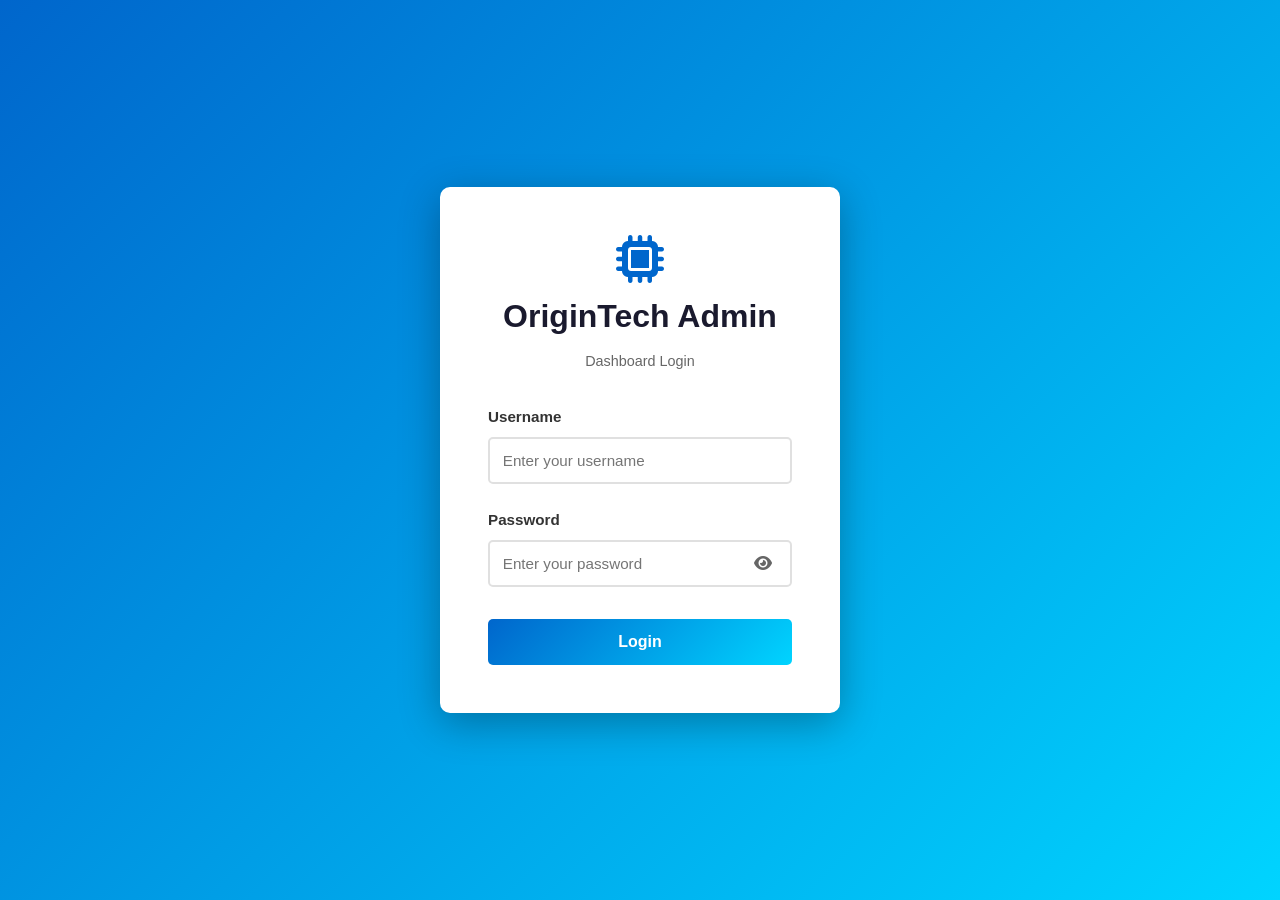
<file: admin.html>
<!DOCTYPE html>
<html lang="en">
<head>
    <meta charset="UTF-8">
    <meta name="viewport" content="width=device-width, initial-scale=1.0">
    <title>OriginTech Admin Dashboard</title>
    <link rel="icon" type="image/png" href="./image.png">
    <link rel="stylesheet" href="styles.css">
    <link rel="stylesheet" href="admin.css">
    <link rel="stylesheet" href="https://cdnjs.cloudflare.com/ajax/libs/font-awesome/6.4.0/css/all.min.css">
</head>
<body class="admin-body">
    <!-- Login Screen -->
    <div id="loginContainer" class="login-container">
        <div class="login-card">
            <div class="login-header">
                <i class="fas fa-microchip"></i>
                <h1>OriginTech Admin</h1>
                <p>Dashboard Login</p>
            </div>
            <form id="loginForm" class="login-form">
                <div class="form-group">
                    <label for="username">Username</label>
                    <input 
                        type="text" 
                        id="username" 
                        placeholder="Enter your username" 
                        required
                    >
                </div>
                <div class="form-group">
                    <label for="password">Password</label>
                    <div class="password-input-wrapper">
                        <input 
                            type="password" 
                            id="password" 
                            placeholder="Enter your password" 
                            required
                        >
                        <button type="button" class="toggle-password" id="togglePassword">
                            <i class="fas fa-eye"></i>
                        </button>
                    </div>
                </div>
                <div id="loginError" class="error-message"></div>
                <button type="submit" class="login-button">Login</button>
            </form>
        </div>
    </div>

    <!-- Dashboard Screen -->
    <div id="dashboardContainer" class="dashboard-container hidden">
        <!-- Sidebar -->
        <aside class="admin-sidebar">
            <div class="sidebar-header">
                <i class="fas fa-microchip"></i>
                <h2>OriginTech</h2>
            </div>
            <nav class="sidebar-nav">
                <button class="nav-item active" data-section="messages">
                    <i class="fas fa-envelope"></i>
                    <span>Messages</span>
                    <span class="badge" id="messageBadge">0</span>
                </button>
                <button class="nav-item" data-section="replies">
                    <i class="fas fa-reply"></i>
                    <span>Replies</span>
                </button>
                <button class="nav-item" data-section="settings">
                    <i class="fas fa-cog"></i>
                    <span>Settings</span>
                </button>
            </nav>
            <button id="logoutBtn" class="logout-btn">
                <i class="fas fa-sign-out-alt"></i>
                <span>Logout</span>
            </button>
        </aside>

        <!-- Main Content -->
        <main class="admin-main">
            <!-- Top Bar -->
            <div class="admin-topbar">
                <h1 id="sectionTitle">Messages</h1>
                <div class="topbar-actions">
                    <div class="user-info">
                        <i class="fas fa-user-circle"></i>
                        <span id="adminUsername">Admin</span>
                    </div>
                </div>
            </div>

            <!-- Messages Section -->
            <section id="messagesSection" class="admin-section active">
                <div class="section-content">
                    <div class="messages-container">
                        <div id="messagesList" class="messages-list">
                            <div class="empty-state">
                                <i class="fas fa-inbox"></i>
                                <p>No messages yet</p>
                            </div>
                        </div>
                    </div>
                </div>
            </section>

            <!-- Message Detail Modal -->
            <div id="messageModal" class="modal hidden">
                <div class="modal-content">
                    <div class="modal-header">
                        <h2>Message Details</h2>
                        <button class="close-modal" id="closeModal">
                            <i class="fas fa-times"></i>
                        </button>
                    </div>
                    <div class="modal-body">
                        <div class="message-details">
                            <div class="detail-group">
                                <label>From:</label>
                                <p id="detailName"></p>
                            </div>
                            <div class="chat-container">
                                <div class="chat-header">
                                    <label>Conversation</label>
                                </div>
                                <div class="chat-body">
                                    <div class="chat-history" id="chatHistory"></div>
                                    <div id="replySection" class="chat-input-area">
                                        <textarea id="replyText" placeholder="Type your reply..."></textarea>
                                        <button id="sendReplyBtn" class="reply-btn">
                                            <i class="fas fa-paper-plane"></i>
                                        </button>
                                    </div>
                                </div>
                            </div>
                        </div>
                    </div>
                </div>
            </div>

            <!-- Replies Section -->
            <section id="repliesSection" class="admin-section hidden">
                <div class="section-content">
                    <div id="repliesList" class="replies-list">
                        <div class="empty-state">
                            <i class="fas fa-check-circle"></i>
                            <p>No replies sent yet</p>
                        </div>
                    </div>
                </div>
            </section>

            <!-- Settings Section -->
            <section id="settingsSection" class="admin-section hidden">
                <div class="section-content">
                    <div class="settings-panel">
                        <h3>Admin Settings</h3>
                        <div class="setting-item">
                            <label>Current Username:</label>
                            <p><strong id="currentUsernameDisplay">Harrison</strong></p>
                        </div>
                        <div class="setting-item">
                            <button id="changePasswordBtn" class="change-password-btn">
                                Change Password
                            </button>
                        </div>
                        <div class="setting-item">
                            <label>Total Messages Received:</label>
                            <p><strong id="totalMessages">0</strong></p>
                        </div>
                        <div class="setting-item">
                            <label>Total Replies Sent:</label>
                            <p><strong id="totalReplies">0</strong></p>
                        </div>
                        <div class="admin-management">
                            <h4>Manage Admin Accounts</h4>
                            <form id="addAdminForm" class="admin-form">
                                <div class="form-group">
                                    <label for="newAdminUsername">Username</label>
                                    <input type="text" id="newAdminUsername" placeholder="New admin username" required>
                                </div>
                                <div class="form-group">
                                    <label for="newAdminPassword">Password</label>
                                    <div class="password-input-wrapper">
                                        <input type="password" id="newAdminPassword" placeholder="New admin password" required>
                                        <button type="button" class="toggle-password" id="toggleAdminPassword">
                                            <i class="fas fa-eye"></i>
                                        </button>
                                    </div>
                                </div>
                                <button type="submit" class="save-btn">Add Admin</button>
                            </form>
                            <div class="admin-list-panel">
                                <h5>Current Admins</h5>
                                <ul id="adminList" class="admin-list"></ul>
                            </div>
                        </div>
                        <div class="setting-item">
                            <button id="clearAllBtn" class="delete-btn">
                                Clear All Messages & Replies
                            </button>
                        </div>
                        <div class="setting-item">
                            <button id="resetAdminsBtn" class="delete-btn">
                                Reset Default Admins
                            </button>
                        </div>
                    </div>
                </div>
            </section>
        </main>
    </div>

    <!-- Change Password Modal -->
    <div id="changePasswordModal" class="modal hidden">
        <div class="modal-content">
            <div class="modal-header">
                <h2>Change Password</h2>
                <button class="close-modal" id="closePasswordModal">
                    <i class="fas fa-times"></i>
                </button>
            </div>
            <div class="modal-body">
                <form id="changePasswordForm">
                    <div class="form-group">
                        <label>Current Password:</label>
                        <input type="password" id="currentPassword" required>
                    </div>
                    <div class="form-group">
                        <label>New Password:</label>
                        <input type="password" id="newPassword" required>
                    </div>
                    <div class="form-group">
                        <label>Confirm Password:</label>
                        <input type="password" id="confirmPassword" required>
                    </div>
                    <div id="passwordError" class="error-message"></div>
                    <button type="submit" class="save-btn">Save Changes</button>
                </form>
            </div>
        </div>
    </div>

    <!-- Reset Admins Confirmation Modal -->
    <div id="resetAdminsModal" class="modal hidden">
        <div class="modal-content">
            <div class="modal-header">
                <h2>Reset Admin Accounts</h2>
                <button class="close-modal" id="closeResetAdminsModal">
                    <i class="fas fa-times"></i>
                </button>
            </div>
            <div class="modal-body">
                <p>This will remove any custom admin accounts and restore only the default admin users.</p>
                <div class="modal-actions">
                    <button type="button" id="cancelResetAdminsBtn" class="delete-btn">Cancel</button>
                    <button type="button" id="confirmResetAdminsBtn" class="save-btn">Reset Admins</button>
                </div>
            </div>
        </div>
    </div>

    <script src="admin.js"></script>
</body>
</html>
</file>
<file: styles.css>
/* Global Styles */
* {
    margin: 0;
    padding: 0;
    box-sizing: border-box;
}

:root {
    --primary-color: #0066cc;
    --secondary-color: #00d4ff;
    --dark-color: #1a1a2e;
    --light-color: #f5f7fa;
    --text-color: #333;
    --border-color: #e0e0e0;
    --transition: all 0.3s ease;
}

body {
    font-family: 'Segoe UI', Tahoma, Geneva, Verdana, sans-serif;
    line-height: 1.6;
    color: var(--text-color);
}

.container {
    max-width: 1200px;
    margin: 0 auto;
    padding: 0 20px;
}

/* Navigation */
.navbar {
    background: linear-gradient(135deg, var(--dark-color) 0%, #2d3561 100%);
    color: white;
    padding: 1rem 0;
    position: sticky;
    top: 0;
    z-index: 100;
    box-shadow: 0 2px 10px rgba(0, 0, 0, 0.1);
}

.navbar .container {
    display: flex;
    justify-content: space-between;
    align-items: center;
}

.logo {
    font-size: 1.8rem;
    font-weight: bold;
    display: flex;
    align-items: center;
    gap: 10px;
}

.logo i {
    color: var(--secondary-color);
}

.nav-links {
    display: flex;
    list-style: none;
    gap: 2rem;
}

.nav-links a {
    color: white;
    text-decoration: none;
    transition: var(--transition);
    font-weight: 500;
}

.nav-links a:hover {
    color: var(--secondary-color);
}

.hamburger {
    display: none;
    flex-direction: column;
    cursor: pointer;
}

.hamburger span {
    width: 25px;
    height: 3px;
    background: white;
    margin: 5px 0;
    transition: var(--transition);
}

/* Hero Section */
.hero {
    background: linear-gradient(135deg, var(--dark-color) 0%, #2d3561 100%);
    color: white;
    padding: 6rem 2rem;
    display: grid;
    grid-template-columns: 1fr 1fr;
    align-items: center;
    gap: 3rem;
}

.hero-content h1 {
    font-size: 3rem;
    margin-bottom: 1rem;
    line-height: 1.2;
}

.hero-content p {
    font-size: 1.2rem;
    margin-bottom: 2rem;
    color: #ccc;
}

.cta-button {
    background: linear-gradient(135deg, var(--primary-color), var(--secondary-color));
    color: white;
    border: none;
    padding: 1rem 2.5rem;
    font-size: 1rem;
    border-radius: 50px;
    cursor: pointer;
    transition: var(--transition);
    font-weight: 600;
    box-shadow: 0 5px 20px rgba(0, 102, 204, 0.4);
}

.cta-button:hover {
    transform: translateY(-2px);
    box-shadow: 0 8px 25px rgba(0, 102, 204, 0.6);
}

.reply-btn {
    display: inline-flex;
    align-items: center;
    justify-content: center;
    gap: 0.5rem;
    padding: 0.9rem 1.5rem;
    background: linear-gradient(135deg, #0066cc 0%, #00d4ff 100%);
    color: white;
    border: none;
    border-radius: 28px;
    font-weight: 600;
    font-size: 1rem;
    cursor: pointer;
    transition: all 0.3s ease;
    box-shadow: 0 5px 20px rgba(0, 102, 204, 0.4);
}

.reply-btn:hover {
    transform: translateY(-2px);
    box-shadow: 0 8px 18px rgba(0, 102, 204, 0.35);
}

.hero-image img {
    width: 100%;
    height: auto;
    border-radius: 10px;
    box-shadow: 0 10px 30px rgba(0, 0, 0, 0.2);
}

/* Services Section */
.services {
    padding: 5rem 2rem;
    background: var(--light-color);
}

.services h2 {
    font-size: 2.5rem;
    text-align: center;
    margin-bottom: 1rem;
}

.section-subtitle {
    text-align: center;
    color: #666;
    font-size: 1.1rem;
    margin-bottom: 3rem;
}

.services-grid {
    display: grid;
    grid-template-columns: repeat(auto-fit, minmax(300px, 1fr));
    gap: 2rem;
}

.service-card {
    background: white;
    border-radius: 10px;
    padding: 2rem;
    text-align: center;
    transition: var(--transition);
    box-shadow: 0 5px 15px rgba(0, 0, 0, 0.08);
}

.service-card:hover {
    transform: translateY(-10px);
    box-shadow: 0 15px 30px rgba(0, 102, 204, 0.15);
}

.service-icon {
    font-size: 3rem;
    color: var(--primary-color);
    margin-bottom: 1rem;
}

.service-card img {
    width: 100%;
    height: 200px;
    object-fit: cover;
    border-radius: 8px;
    margin-bottom: 1.5rem;
}

.service-card h3 {
    font-size: 1.5rem;
    margin-bottom: 1rem;
    color: var(--dark-color);
}

.service-card p {
    color: #666;
    line-height: 1.8;
}

/* About Section */
.about {
    padding: 5rem 2rem;
}

.about .container {
    max-width: 1000px;
}

.about-content {
    display: grid;
    grid-template-columns: 1fr 1fr;
    gap: 3rem;
    align-items: center;
}

.about h2 {
    font-size: 2.5rem;
    margin-bottom: 1.5rem;
    color: var(--dark-color);
}

.about-text p {
    color: #666;
    margin-bottom: 2rem;
    line-height: 1.8;
    font-size: 1.05rem;
}

.about-stats {
    display: grid;
    grid-template-columns: repeat(3, 1fr);
    gap: 2rem;
}

.stat {
    text-align: center;
    padding: 1.5rem;
    background: var(--light-color);
    border-radius: 8px;
}

.stat h3 {
    font-size: 2rem;
    color: var(--primary-color);
    margin-bottom: 0.5rem;
}

.stat p {
    color: #666;
    font-size: 0.95rem;
}

.about-image img {
    width: 100%;
    border-radius: 10px;
    box-shadow: 0 10px 30px rgba(0, 0, 0, 0.1);
}

/* Portfolio Section */
.portfolio {
    padding: 5rem 2rem;
    background: var(--light-color);
}

.portfolio h2 {
    font-size: 2.5rem;
    text-align: center;
    margin-bottom: 1rem;
}

.portfolio-grid {
    display: grid;
    grid-template-columns: repeat(auto-fit, minmax(300px, 1fr));
    gap: 2rem;
}

.portfolio-item {
    position: relative;
    overflow: hidden;
    border-radius: 10px;
    height: 250px;
    cursor: pointer;
}

.portfolio-item img {
    width: 100%;
    height: 100%;
    object-fit: cover;
    transition: var(--transition);
}

.portfolio-overlay {
    position: absolute;
    top: 0;
    left: 0;
    right: 0;
    bottom: 0;
    background: rgba(0, 102, 204, 0.9);
    display: flex;
    flex-direction: column;
    justify-content: center;
    align-items: center;
    color: white;
    text-align: center;
    opacity: 0;
    transition: var(--transition);
}

.portfolio-item:hover img {
    transform: scale(1.1);
}

.portfolio-item:hover .portfolio-overlay {
    opacity: 1;
}

.portfolio-overlay h3 {
    font-size: 1.5rem;
    margin-bottom: 0.5rem;
}

/* Contact Section */
.contact {
    padding: 5rem 2rem;
}

.contact h2 {
    font-size: 2.5rem;
    text-align: center;
    margin-bottom: 1rem;
}

.contact-content {
    display: grid;
    grid-template-columns: 1fr 1fr;
    gap: 3rem;
    margin-top: 3rem;
}

.info-box {
    background: var(--light-color);
    padding: 2rem;
    border-radius: 10px;
    text-align: center;
    margin-bottom: 1.5rem;
}

.info-box i {
    font-size: 2rem;
    color: var(--primary-color);
    margin-bottom: 1rem;
}

.info-box h3 {
    margin-bottom: 0.5rem;
    color: var(--dark-color);
}

.contact-form {
    display: flex;
    flex-direction: column;
    gap: 1rem;
}

.contact-form input,
.contact-form textarea,
.chat-form input,
.chat-form textarea {
    padding: 1rem;
    border: 2px solid var(--border-color);
    border-radius: 5px;
    font-family: inherit;
    font-size: 1rem;
    transition: var(--transition);
}

.contact-form input:focus,
.contact-form textarea:focus,
.chat-form input:focus,
.chat-form textarea:focus {
    outline: none;
    border-color: var(--primary-color);
    box-shadow: 0 0 0 3px rgba(0, 102, 204, 0.1);
}

.contact-form button,
.chat-form button {
    margin-top: 0;
}

.chat-form {
    display: flex;
    gap: 0.75rem;
    align-items: flex-end;
    flex-wrap: nowrap;
}

.chat-form button {
    flex-shrink: 0;
}

.chat-form textarea {
    flex: 1;
    min-height: 70px;
    padding: 1rem;
    border-radius: 28px;
    border: 1px solid #d9e6f4;
    resize: none;
    font-family: inherit;
    font-size: 0.95rem;
}

.chat-form textarea:focus {
    outline: none;
    border-color: #0066cc;
    box-shadow: 0 0 0 3px rgba(0, 102, 204, 0.1);
}

.send-btn {
    padding: 0.8rem 1.5rem;
    background: linear-gradient(135deg, #0066cc 0%, #00d4ff 100%);
    color: white;
    border: none;
    border-radius: 5px;
    cursor: pointer;
    font-weight: 600;
    display: inline-flex;
    align-items: center;
    gap: 0.5rem;
    transition: all 0.3s ease;
}

.send-btn:hover {
    transform: translateY(-2px);
    box-shadow: 0 5px 15px rgba(0, 102, 204, 0.4);
}

.send-btn:active {
    transform: translateY(0);
}

.chat-panel {
    display: flex;
    flex-direction: column;
    gap: 1rem;
    background: white;
    padding: 1.5rem;
    border-radius: 20px;
    box-shadow: 0 12px 35px rgba(0, 0, 0, 0.08);
}

.chat-window {
    min-height: 400px;
    max-height: 520px;
    overflow-y: auto;
    padding: 1rem;
    border: 2px solid #e8eff8;
    border-radius: 16px;
    background: #f7fbff;
    display: flex;
    flex-direction: column;
    gap: 0.8rem;
}

.chat-empty {
    display: flex;
    flex-direction: column;
    align-items: center;
    justify-content: center;
    gap: 0.75rem;
    color: #7a7a7a;
    text-align: center;
    margin: auto;
}

.chat-empty i {
    font-size: 2.5rem;
    color: var(--primary-color);
}

.chat-bubble {
    max-width: 78%;
    padding: 0.9rem 1rem;
    border-radius: 18px;
    line-height: 1.5;
    box-shadow: 0 6px 18px rgba(0, 0, 0, 0.05);
    word-wrap: break-word;
    position: relative;
}

.chat-bubble.customer {
    align-self: flex-end;
    background: linear-gradient(135deg, #0066cc 0%, #00d4ff 100%);
    color: white;
    border-bottom-right-radius: 4px;
}

.chat-bubble.admin {
    align-self: flex-start;
    background: white;
    color: #242424;
    border: 1px solid #e8eff8;
    border-bottom-left-radius: 4px;
}

.chat-bubble p {
    margin: 0;
}

.chat-bubble small {
    display: block;
    margin-top: 0.45rem;
    color: rgba(0, 0, 0, 0.45);
    font-size: 0.78rem;
}

.chat-bubble.customer small {
    color: rgba(255, 255, 255, 0.75);
}

/* Footer */
.footer {
    background: linear-gradient(135deg, var(--dark-color) 0%, #2d3561 100%);
    color: white;
    padding: 3rem 2rem 1rem;
}

.footer-content {
    display: grid;
    grid-template-columns: repeat(auto-fit, minmax(200px, 1fr));
    gap: 2rem;
    margin-bottom: 2rem;
}

.footer-section h3 {
    margin-bottom: 1rem;
    color: var(--secondary-color);
}

.footer-section ul {
    list-style: none;
}

.footer-section ul li {
    margin-bottom: 0.5rem;
}

.footer-section a {
    color: #ccc;
    text-decoration: none;
    transition: var(--transition);
}

.footer-section a:hover {
    color: var(--secondary-color);
}

.social-links {
    display: flex;
    gap: 1rem;
    font-size: 1.5rem;
}

.footer-bottom {
    border-top: 1px solid rgba(255, 255, 255, 0.1);
    padding-top: 1rem;
    text-align: center;
    color: #aaa;
}

/* Responsive Design */
@media (max-width: 768px) {
    .nav-links {
        display: none;
    }

    .hamburger {
        display: flex;
    }

    .hero {
        grid-template-columns: 1fr;
        padding: 4rem 2rem;
    }

    .hero-content h1 {
        font-size: 2rem;
    }

    .about-content {
        grid-template-columns: 1fr;
    }

    .about-stats {
        grid-template-columns: 1fr;
    }

    .contact-content {
        grid-template-columns: 1fr;
    }

    .services-grid {
        grid-template-columns: 1fr;
    }

    .portfolio-grid {
        grid-template-columns: 1fr;
    }
}

@media (max-width: 480px) {
    .hero-content h1 {
        font-size: 1.5rem;
    }

    .hero-content p {
        font-size: 1rem;
    }

    .services h2,
    .portfolio h2,
    .contact h2,
    .about h2 {
        font-size: 1.8rem;
    }

    .cta-button {
        padding: 0.8rem 2rem;
        font-size: 0.95rem;
    }
}

/* Animations */
@keyframes slideIn {
    from {
        opacity: 0;
        transform: translateY(20px);
    }
    to {
        opacity: 1;
        transform: translateY(0);
    }
}

section {
    animation: slideIn 0.6s ease-out;
}

/* AI Chat Widget */
.ai-chat-widget {
    position: fixed;
    bottom: 20px;
    right: 20px;
    z-index: 1000;
    font-family: 'Segoe UI', Tahoma, Geneva, Verdana, sans-serif;
}

.chat-toggle {
    width: 60px;
    height: 60px;
    border-radius: 50%;
    background: linear-gradient(135deg, var(--primary-color), var(--secondary-color));
    color: white;
    border: none;
    cursor: pointer;
    font-size: 1.5rem;
    display: flex;
    align-items: center;
    justify-content: center;
    gap: 8px;
    box-shadow: 0 5px 20px rgba(0, 102, 204, 0.4);
    transition: var(--transition);
    position: relative;
}

.chat-toggle:hover {
    transform: scale(1.1);
    box-shadow: 0 8px 25px rgba(0, 102, 204, 0.6);
}

.chat-toggle span {
    display: none;
    font-size: 0.9rem;
    margin-left: 5px;
}

.chat-box {
    position: absolute;
    bottom: 80px;
    right: 0;
    width: 380px;
    height: 500px;
    background: white;
    border-radius: 15px;
    box-shadow: 0 10px 40px rgba(0, 0, 0, 0.2);
    display: flex;
    flex-direction: column;
    overflow: hidden;
    transition: var(--transition);
}

.chat-box.hidden {
    display: none;
}

.chat-header {
    background: linear-gradient(135deg, var(--primary-color), var(--secondary-color));
    color: white;
    padding: 1.5rem;
    display: flex;
    justify-content: space-between;
    align-items: center;
}

.chat-header h3 {
    margin: 0;
    font-size: 1.1rem;
    display: flex;
    align-items: center;
    gap: 10px;
}

.close-chat {
    background: none;
    border: none;
    color: white;
    cursor: pointer;
    font-size: 1.3rem;
    transition: var(--transition);
}

.close-chat:hover {
    transform: rotate(90deg);
}

.chat-messages {
    flex: 1;
    overflow-y: auto;
    padding: 1.5rem;
    background: #f9f9f9;
    display: flex;
    flex-direction: column;
    gap: 1rem;
}

.chat-message {
    display: flex;
    margin-bottom: 0.5rem;
}

.chat-message p {
    margin: 0;
    padding: 0.8rem 1rem;
    border-radius: 10px;
    max-width: 80%;
    word-wrap: break-word;
    line-height: 1.4;
    font-size: 0.95rem;
}

.user-message {
    justify-content: flex-end;
}

.user-message p {
    background: linear-gradient(135deg, var(--primary-color), var(--secondary-color));
    color: white;
    border-bottom-right-radius: 2px;
}

.bot-message {
    justify-content: flex-start;
}

.bot-message p {
    background: #e0e0e0;
    color: var(--text-color);
    border-bottom-left-radius: 2px;
}

.chat-input-area {
    display: flex;
    padding: 1rem;
    background: white;
    border-top: 1px solid var(--border-color);
    gap: 0.5rem;
}

#chatInput {
    flex: 1;
    padding: 0.7rem;
    border: 2px solid var(--border-color);
    border-radius: 20px;
    font-family: inherit;
    font-size: 0.95rem;
    transition: var(--transition);
}

#chatInput:focus {
    outline: none;
    border-color: var(--primary-color);
    box-shadow: 0 0 0 3px rgba(0, 102, 204, 0.1);
}

.send-btn {
    width: 40px;
    height: 40px;
    border-radius: 50%;
    background: linear-gradient(135deg, var(--primary-color), var(--secondary-color));
    color: white;
    border: none;
    cursor: pointer;
    font-size: 1rem;
    transition: var(--transition);
    display: flex;
    align-items: center;
    justify-content: center;
}

.send-btn:hover {
    transform: scale(1.05);
}

.send-btn:active {
    transform: scale(0.95);
}

/* Scrollbar for chat messages */
.chat-messages::-webkit-scrollbar {
    width: 6px;
}

.chat-messages::-webkit-scrollbar-track {
    background: #f1f1f1;
    border-radius: 10px;
}

.chat-messages::-webkit-scrollbar-thumb {
    background: var(--primary-color);
    border-radius: 10px;
}

.chat-messages::-webkit-scrollbar-thumb:hover {
    background: var(--secondary-color);
}

/* Mobile Responsive Chat */
@media (max-width: 480px) {
    .ai-chat-widget {
        bottom: 10px;
        right: 10px;
    }

    .chat-box {
        width: 90vw;
        height: 60vh;
        max-width: 380px;
        bottom: 70px;
    }

    .chat-toggle {
        width: 55px;
        height: 55px;
        font-size: 1.3rem;
    }
}

.whatsapp-qr {
    width: 150px;
    height: 150px;
    margin-top: 1rem;
}

.whatsapp-text {
    font-size: 1.2rem;
    color:  rgba(31, 135, 239, 0.858);
    margin-top: 1rem;
    margin-left: 1.5rem;

}

.chat-logo {
    width: 30px;
    height: 30px;
    border-radius: 50%;
    vertical-align: middle;
    margin-right: 70px;
}

.chat-toggle span {
    display: none;
    align-items: center;
    justify-content: center;

}
.chat-icon {
    width: 55px;
    height: 45px;
    display: block;
    border-radius: 50%;
    object-fit: cover;
    margin-left: 40px;

}

.chat-header h3 {
    display: noneflex;
    align-items: center;
    gap: 10px;
    font-size: 1.1rem;
    margin: 0;
}

.qr-code {
    width: 150px;
    height: 150px;
    margin-top: 1rem;
    display: block;
    padding: 0;
   border-radius: 30px;
}
</file>
<file: admin.css>
/* Admin Dashboard Styles */
.admin-body {
    background-color: #f5f7fa;
}

/* ===== LOGIN STYLES ===== */
.login-container {
    min-height: 100vh;
    display: flex;
    justify-content: center;
    align-items: center;
    background: linear-gradient(135deg, #0066cc 0%, #00d4ff 100%);
    font-family: 'Segoe UI', Tahoma, Geneva, Verdana, sans-serif;
}

.login-card {
    background: white;
    padding: 3rem;
    border-radius: 10px;
    box-shadow: 0 10px 40px rgba(0, 0, 0, 0.3);
    width: 100%;
    max-width: 400px;
}

.login-header {
    text-align: center;
    margin-bottom: 2rem;
}

.login-header i {
    font-size: 3rem;
    color: #0066cc;
    margin-bottom: 0.5rem;
}

.login-header h1 {
    color: #1a1a2e;
    margin-bottom: 0.5rem;
}

.login-header p {
    color: #666;
    font-size: 0.9rem;
}

.login-form {
    display: flex;
    flex-direction: column;
    gap: 1.5rem;
}

.form-group {
    display: flex;
    flex-direction: column;
    gap: 0.5rem;
}

.form-group label {
    color: #333;
    font-weight: 600;
    font-size: 0.95rem;
}

.form-group input {
    padding: 0.8rem;
    border: 2px solid #e0e0e0;
    border-radius: 5px;
    font-size: 0.95rem;
    transition: all 0.3s ease;
}

.form-group input:focus {
    outline: none;
    border-color: #0066cc;
    box-shadow: 0 0 0 3px rgba(0, 102, 204, 0.1);
}

.password-input-wrapper {
    position: relative;
    display: flex;
    align-items: center;
}

.password-input-wrapper input {
    flex: 1;
    padding-right: 2.5rem;
}

.toggle-password {
    position: absolute;
    right: 0.8rem;
    background: none;
    border: none;
    color: #666;
    cursor: pointer;
    font-size: 1rem;
    display: flex;
    align-items: center;
    justify-content: center;
    width: 2rem;
    height: 2rem;
    transition: all 0.3s ease;
    border-radius: 3px;
}

.toggle-password:hover {
    color: #0066cc;
    background-color: rgba(0, 102, 204, 0.1);
}

.toggle-password:focus {
    outline: none;
    background-color: rgba(0, 102, 204, 0.2);
}

.error-message {
    color: #e74c3c;
    font-size: 0.85rem;
    display: none;
}

.error-message.show {
    display: block;
}

.login-button {
    padding: 0.9rem;
    background: linear-gradient(135deg, #0066cc 0%, #00d4ff 100%);
    color: white;
    border: none;
    border-radius: 5px;
    font-weight: 600;
    font-size: 1rem;
    cursor: pointer;
    transition: all 0.3s ease;
    margin-top: 0.5rem;
}

.login-button:hover {
    transform: translateY(-2px);
    box-shadow: 0 5px 20px rgba(0, 102, 204, 0.4);
}

.hidden {
    display: none !important;
}

/* ===== DASHBOARD STYLES ===== */
.dashboard-container {
    display: flex;
    min-height: 100vh;
    background-color: #f5f7fa;
}

/* Sidebar */
.admin-sidebar {
    width: 250px;
    background: linear-gradient(135deg, #1a1a2e 0%, #2d3561 100%);
    color: white;
    padding: 2rem 0;
    position: fixed;
    height: 100vh;
    overflow-y: auto;
    box-shadow: 2px 0 10px rgba(0, 0, 0, 0.1);
}

.sidebar-header {
    padding: 0 1.5rem;
    margin-bottom: 2rem;
    display: flex;
    align-items: center;
    gap: 0.8rem;
}

.sidebar-header i {
    font-size: 1.8rem;
}

.sidebar-header h2 {
    font-size: 1.5rem;
}

.sidebar-nav {
    display: flex;
    flex-direction: column;
    gap: 0.5rem;
    margin-bottom: 3rem;
}

.nav-item {
    background: transparent;
    border: none;
    color: #a0aec0;
    padding: 1rem 1.5rem;
    text-align: left;
    cursor: pointer;
    display: flex;
    align-items: center;
    gap: 1rem;
    transition: all 0.3s ease;
    font-size: 0.95rem;
    position: relative;
}

.nav-item i {
    font-size: 1.1rem;
}

.nav-item:hover {
    background-color: rgba(255, 255, 255, 0.1);
    color: white;
}

.nav-item.active {
    background-color: #0066cc;
    color: white;
    border-left: 4px solid #00d4ff;
}

.badge {
    background-color: #e74c3c;
    color: white;
    border-radius: 50%;
    width: 25px;
    height: 25px;
    display: flex;
    align-items: center;
    justify-content: center;
    font-size: 0.75rem;
    font-weight: bold;
    margin-left: auto;
}

.logout-btn {
    width: calc(100% - 1.5rem * 2);
    margin: 0 1.5rem;
    padding: 0.8rem;
    background-color: rgba(231, 76, 60, 0.2);
    color: #ff6b6b;
    border: 2px solid #ff6b6b;
    border-radius: 5px;
    cursor: pointer;
    font-weight: 600;
    display: flex;
    align-items: center;
    justify-content: center;
    gap: 0.5rem;
    transition: all 0.3s ease;
}

.logout-btn:hover {
    background-color: #ff6b6b;
    color: white;
}

/* Main Content */
.admin-main {
    flex: 1;
    margin-left: 250px;
    display: flex;
    flex-direction: column;
}

.admin-topbar {
    background: white;
    padding: 1.5rem 2rem;
    box-shadow: 0 2px 10px rgba(0, 0, 0, 0.05);
    display: flex;
    justify-content: space-between;
    align-items: center;
    border-bottom: 1px solid #e0e0e0;
}

.admin-topbar h1 {
    color: #1a1a2e;
    font-size: 1.8rem;
}

.topbar-actions {
    display: flex;
    align-items: center;
    gap: 2rem;
}

.user-info {
    display: flex;
    align-items: center;
    gap: 0.8rem;
    color: #333;
}

.user-info i {
    font-size: 1.5rem;
    color: #0066cc;
}

/* Admin Sections */
.admin-section {
    display: none;
    flex: 1;
    overflow-y: auto;
}

.admin-section.active {
    display: block !important;
}

.section-content {
    padding: 2rem;
    max-width: 1200px;
    width: 100%;
}

/* Messages List */
.messages-list {
    display: grid;
    gap: 1rem;
}

.message-item {
    background: white;
    padding: 1.5rem;
    border-radius: 8px;
    cursor: pointer;
    transition: all 0.3s ease;
    border-left: 4px solid #0066cc;
    box-shadow: 0 2px 5px rgba(0, 0, 0, 0.05);
}

.message-item:hover {
    box-shadow: 0 5px 15px rgba(0, 0, 0, 0.1);
    transform: translateY(-2px);
}

.message-item.unread {
    background-color: #f0f7ff;
    font-weight: 600;
}

.message-item.replied {
    border-left-color: #27ae60;
}

.message-header {
    display: flex;
    justify-content: space-between;
    align-items: start;
    margin-bottom: 0.8rem;
}

.message-from {
    font-size: 1.1rem;
    color: #1a1a2e;
    font-weight: 600;
}

.message-date {
    color: #999;
    font-size: 0.85rem;
}

.message-subject {
    color: #0066cc;
    font-weight: 600;
    margin-bottom: 0.5rem;
}

.message-preview {
    color: #666;
    font-size: 0.9rem;
    line-height: 1.5;
    display: -webkit-box;
    -webkit-line-clamp: 2;
    -webkit-box-orient: vertical;
    overflow: hidden;
}

.message-status {
    display: inline-block;
    padding: 0.3rem 0.8rem;
    border-radius: 20px;
    font-size: 0.75rem;
    font-weight: 600;
    margin-top: 0.8rem;
}

.status-unread {
    background-color: #e74c3c;
    color: white;
}

.status-replied {
    background-color: #27ae60;
    color: white;
}

.unseen-badge {
    display: inline-flex;
    align-items: center;
    justify-content: center;
    min-width: 22px;
    height: 22px;
    padding: 0 0.5rem;
    margin-left: 0.5rem;
    background-color: #e74c3c;
    color: white;
    border-radius: 12px;
    font-size: 0.75rem;
    font-weight: 700;
}

.empty-state {
    text-align: center;
    padding: 3rem 2rem;
    color: #999;
}

.empty-state i {
    font-size: 3rem;
    margin-bottom: 1rem;
    opacity: 0.5;
}

.empty-state p {
    font-size: 1.1rem;
}

/* Modal Styles */
.modal {
    display: none;
    position: fixed;
    top: 0;
    left: 0;
    right: 0;
    bottom: 0;
    background-color: rgba(0, 0, 0, 0.5);
    z-index: 1000;
    justify-content: center;
    align-items: center;
}

.modal.hidden {
    display: none !important;
}

.modal:not(.hidden) {
    display: flex !important;
}

.modal-content {
    background: white;
    border-radius: 10px;
    width: 90%;
    max-width: 700px;
    max-height: 90vh;
    overflow-y: auto;
    box-shadow: 0 10px 40px rgba(0, 0, 0, 0.3);
}

.modal-header {
    background: linear-gradient(135deg, #0066cc 0%, #00d4ff 100%);
    color: white;
    padding: 1.5rem;
    display: flex;
    justify-content: space-between;
    align-items: center;
    border-bottom: 1px solid #e0e0e0;
}

.modal-header h2 {
    margin: 0;
}

.close-modal {
    background: transparent;
    border: none;
    color: white;
    font-size: 1.5rem;
    cursor: pointer;
    transition: all 0.3s ease;
}

.close-modal:hover {
    transform: rotate(90deg);
}

.modal-body {
    padding: 2rem;
}

.modal-actions {
    display: flex;
    justify-content: flex-end;
    gap: 1rem;
    margin-top: 1.5rem;
}

.message-details {
    display: flex;
    flex-direction: column;
    gap: 1.5rem;
}

.detail-group {
    display: flex;
    flex-direction: column;
    gap: 0.5rem;
}

.detail-group label {
    color: #333;
    font-weight: 600;
    font-size: 0.95rem;
}

.detail-group p {
    color: #666;
    line-height: 1.6;
    padding: 0.8rem;
    background-color: #f5f7fa;
    border-radius: 5px;
    white-space: pre-wrap;
}

.detail-group textarea {
    padding: 0.8rem;
    border: 2px solid #e0e0e0;
    border-radius: 5px;
    font-family: inherit;
    font-size: 0.95rem;
    resize: vertical;
    min-height: 100px;
    transition: all 0.3s ease;
}

.chat-history {
    min-height: 260px;
    max-height: 320px;
    overflow-y: auto;
    padding: 1rem;
    border: 1px solid #e8eff8;
    border-radius: 18px;
    background-color: #f7fbff;
    display: flex;
    flex-direction: column;
    gap: 0.8rem;
}

.chat-container {
    display: flex;
    flex-direction: column;
    gap: 1rem;
    background: white;
    border-radius: 20px;
    box-shadow: 0 10px 20px rgba(0, 0, 0, 0.06);
    overflow: hidden;
}

.chat-header {
    padding: 1rem 1.2rem;
    border-bottom: 1px solid #e8eff8;
    background: #f9fbff;
}

.chat-header label {
    font-size: 1rem;
    font-weight: 700;
    color: #1a1a2e;
}

.chat-body {
    display: flex;
    flex-direction: column;
    min-height: 420px;
}

.chat-history {
    flex: 1;
    min-height: 220px;
    max-height: 100%;
    overflow-y: auto;
    padding: 1rem;
    border-bottom: 1px solid #e8eff8;
    background-color: #f7fbff;
    display: flex;
    flex-direction: column;
    gap: 0.8rem;
}

.chat-input-area {
    display: flex;
    flex-direction: row;
    align-items: flex-end;
    gap: 0.75rem;
    padding: 1rem;
    background: #ffffff;
}

.chat-input-area textarea {
    flex: 1;
    min-height: 70px;
    padding: 1rem;
    border-radius: 28px;
    border: 1px solid #d9e6f4;
    resize: none;
    font-family: inherit;
    font-size: 0.95rem;
}

.chat-input-area button {
    flex-shrink: 0;
    padding: 0.85rem 1.4rem;
    border-radius: 20px;
}

@media (max-width: 768px) {
    .chat-input-area {
        flex-direction: column;
        align-items: stretch;
    }

    .chat-input-area button {
        width: 100%;
    }
}

.chat-bubble {
    max-width: 78%;
    padding: 0.9rem 1rem;
    border-radius: 18px;
    line-height: 1.5;
    box-shadow: 0 6px 18px rgba(0, 0, 0, 0.05);
    word-wrap: break-word;
    position: relative;
}

.chat-bubble.customer {
    align-self: flex-end;
    background: linear-gradient(135deg, #0066cc 0%, #00d4ff 100%);
    color: white;
    border-bottom-right-radius: 4px;
}

.chat-bubble.admin {
    align-self: flex-start;
    background: white;
    color: #242424;
    border: 1px solid #e8eff8;
    border-bottom-left-radius: 4px;
}

.chat-bubble p {
    margin: 0;
}

.chat-bubble small {
    display: block;
    margin-top: 0.45rem;
    color: rgba(0, 0, 0, 0.45);
    font-size: 0.78rem;
}

.chat-history::-webkit-scrollbar {
    width: 8px;
}

.chat-history::-webkit-scrollbar-thumb {
    background: rgba(0, 0, 0, 0.12);
    border-radius: 999px;
}

.detail-group textarea:focus {
    outline: none;
    border-color: #0066cc;
    box-shadow: 0 0 0 3px rgba(0, 102, 204, 0.1);
}

.reply-btn {
    align-self: flex-start;
    padding: 0.8rem 1.5rem;
    background: linear-gradient(135deg, #0066cc 0%, #00d4ff 100%);
    color: white;
    border: none;
    border-radius: 5px;
    cursor: pointer;
    font-weight: 600;
    display: flex;
    align-items: center;
    gap: 0.5rem;
    transition: all 0.3s ease;
}

.reply-btn:hover {
    transform: translateY(-2px);
    box-shadow: 0 5px 15px rgba(0, 102, 204, 0.4);
}

.edit-reply-btn {
    padding: 0.5rem 1rem;
    background-color: #3498db;
    color: white;
    border: none;
    border-radius: 5px;
    cursor: pointer;
    font-size: 0.9rem;
    transition: all 0.3s ease;
}

.edit-reply-btn:hover {
    background-color: #2980b9;
}

.reply-box {
    background-color: #f0f7ff;
    padding: 1rem;
    border-radius: 5px;
    border-left: 4px solid #27ae60;
    display: flex;
    flex-direction: column;
    gap: 0.5rem;
}

.reply-box p {
    background: transparent;
    padding: 0;
    margin: 0;
    color: #333;
}

.reply-box small {
    color: #999;
    font-size: 0.85rem;
}

/* Replies List */
.replies-list {
    display: grid;
    gap: 1rem;
}

.reply-item {
    background: white;
    padding: 1.5rem;
    border-radius: 8px;
    border-left: 4px solid #27ae60;
    box-shadow: 0 2px 5px rgba(0, 0, 0, 0.05);
}

.reply-item-header {
    display: flex;
    justify-content: space-between;
    margin-bottom: 0.8rem;
}

.reply-item-to {
    font-weight: 600;
    color: #1a1a2e;
}

.reply-item-date {
    color: #999;
    font-size: 0.85rem;
}

.reply-item-subject {
    color: #0066cc;
    font-weight: 600;
    margin-bottom: 0.5rem;
}

.reply-item-text {
    color: #666;
    line-height: 1.6;
}

/* Settings Panel */
.settings-panel {
    background: white;
    padding: 2rem;
    border-radius: 8px;
    box-shadow: 0 2px 10px rgba(0, 0, 0, 0.05);
}

.settings-panel h3 {
    color: #1a1a2e;
    margin-bottom: 2rem;
    font-size: 1.3rem;
}

.setting-item {
    padding: 1.5rem 0;
    border-bottom: 1px solid #e0e0e0;
    display: flex;
    justify-content: space-between;
    align-items: center;
}

.setting-item:last-child {
    border-bottom: none;
}

.setting-item label {
    color: #333;
    font-weight: 600;
}

.setting-item p {
    color: #0066cc;
    margin: 0;
}

.change-password-btn,
.delete-btn {
    padding: 0.8rem 1.5rem;
    border: none;
    border-radius: 5px;
    cursor: pointer;
    font-weight: 600;
    transition: all 0.3s ease;
}

.change-password-btn {
    background-color: #3498db;
    color: white;
}

.change-password-btn:hover {
    background-color: #2980b9;
}

.delete-btn {
    background-color: #e74c3c;
    color: white;
}

.admin-management {
    padding-top: 1.5rem;
    border-top: 2px solid #0066cc;
    margin-top: 1.5rem;
}

.admin-management h4 {
    margin-bottom: 1rem;
    color: #1a1a2e;
}

.admin-form {
    display: grid;
    gap: 1rem;
    margin-bottom: 1.5rem;
}

.admin-form .form-group {
    display: flex;
    flex-direction: column;
    gap: 0.5rem;
}

.admin-form input {
    padding: 0.8rem 1rem;
    border: 1px solid #e0e0e0;
    border-radius: 5px;
    font-size: 0.95rem;
}

.admin-list-panel {
    background: #f7f9fc;
    border: 1px solid #e0e0e0;
    border-radius: 8px;
    padding: 1rem;
}

.admin-list-panel h5 {
    margin: 0 0 0.75rem;
    font-size: 1rem;
    color: #333;
}

.admin-list {
    list-style: none;
    padding: 0;
    margin: 0;
}

.admin-account-item {
    display: flex;
    justify-content: space-between;
    align-items: center;
    padding: 0.75rem 0;
    border-bottom: 1px solid #e0e0e0;
}

.admin-account-item:last-child {
    border-bottom: none;
}

.admin-account-item span {
    color: #333;
    font-weight: 600;
}

.admin-delete-btn {
    background: transparent;
    border: none;
    color: #e74c3c;
    cursor: pointer;
    font-size: 1rem;
    padding: 0.4rem;
    display: inline-flex;
    align-items: center;
    justify-content: center;
}

.admin-delete-btn:disabled {
    opacity: 0.4;
    cursor: not-allowed;
}

.delete-btn:hover {
    background-color: #c0392b;
}

.save-btn {
    padding: 0.8rem 1.5rem;
    background: linear-gradient(135deg, #0066cc 0%, #00d4ff 100%);
    color: white;
    border: none;
    border-radius: 5px;
    cursor: pointer;
    font-weight: 600;
    transition: all 0.3s ease;
}

.save-btn:hover {
    transform: translateY(-2px);
    box-shadow: 0 5px 15px rgba(0, 102, 204, 0.4);
}

/* Responsive Design */
@media (max-width: 768px) {
    .admin-sidebar {
        width: 100%;
        height: auto;
        position: relative;
        padding: 1rem 0;
    }

    .sidebar-nav {
        display: flex;
        flex-direction: row;
        gap: 0;
        overflow-x: auto;
        margin-bottom: 0;
    }

    .nav-item {
        min-width: 150px;
        padding: 0.8rem 1rem;
        border-left: none;
        border-bottom: 4px solid transparent;
    }

    .nav-item.active {
        border-bottom: 4px solid #00d4ff;
        border-left: none;
    }

    .admin-main {
        margin-left: 0;
    }

    .admin-topbar {
        flex-direction: column;
        gap: 1rem;
        align-items: flex-start;
    }

    .topbar-actions {
        width: 100%;
    }

    .modal-content {
        width: 95%;
        max-height: 95vh;
    }

    .message-item {
        padding: 1rem;
    }

    .settings-panel {
        padding: 1rem;
    }

    .setting-item {
        flex-direction: column;
        align-items: flex-start;
        gap: 0.5rem;
    }
}

@media (max-width: 480px) {
    .login-card {
        padding: 1.5rem;
    }

    .sidebar-header {
        padding: 0 1rem;
    }

    .nav-item {
        min-width: 100px;
        padding: 0.7rem 0.8rem;
        font-size: 0.8rem;
    }

    .nav-item i {
        font-size: 0.9rem;
    }

    .admin-topbar h1 {
        font-size: 1.3rem;
    }

    .section-content {
        padding: 1rem;
    }

    .modal-content {
        max-height: 100vh;
    }
}
</file>
